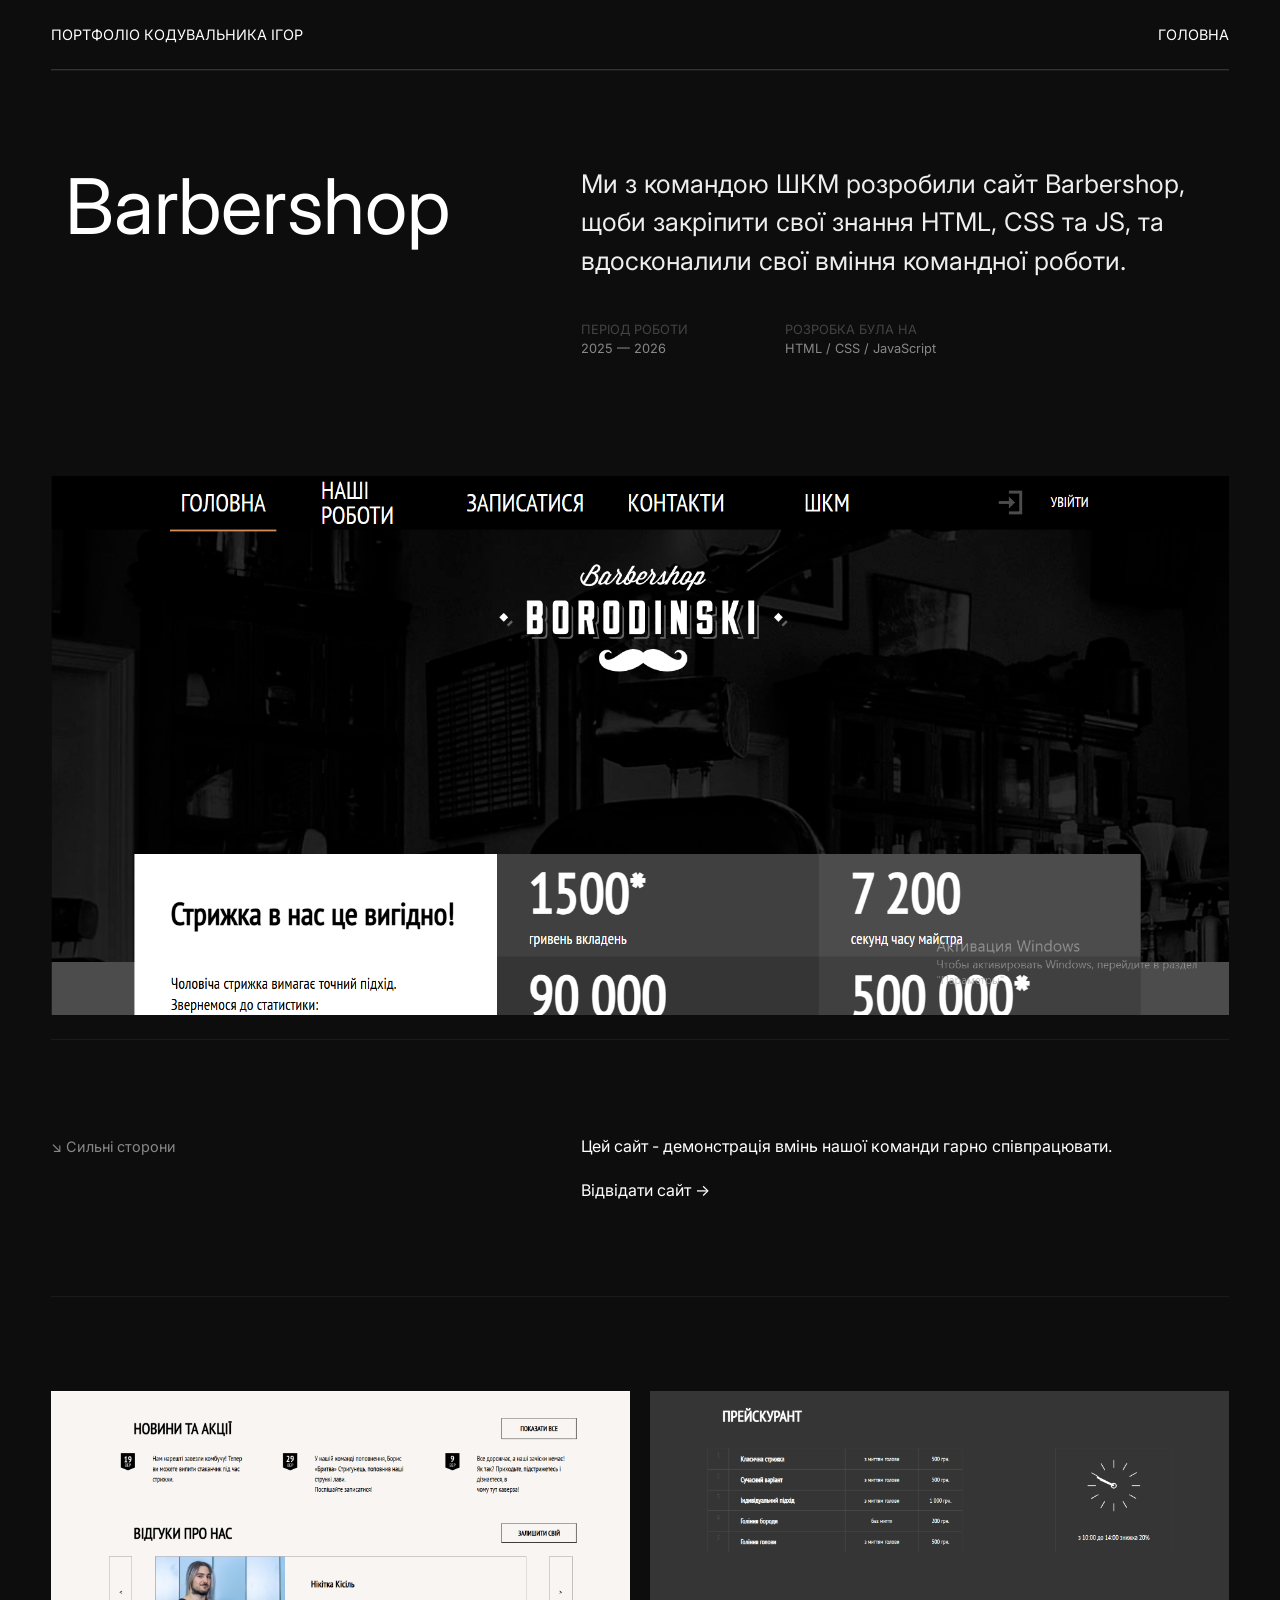
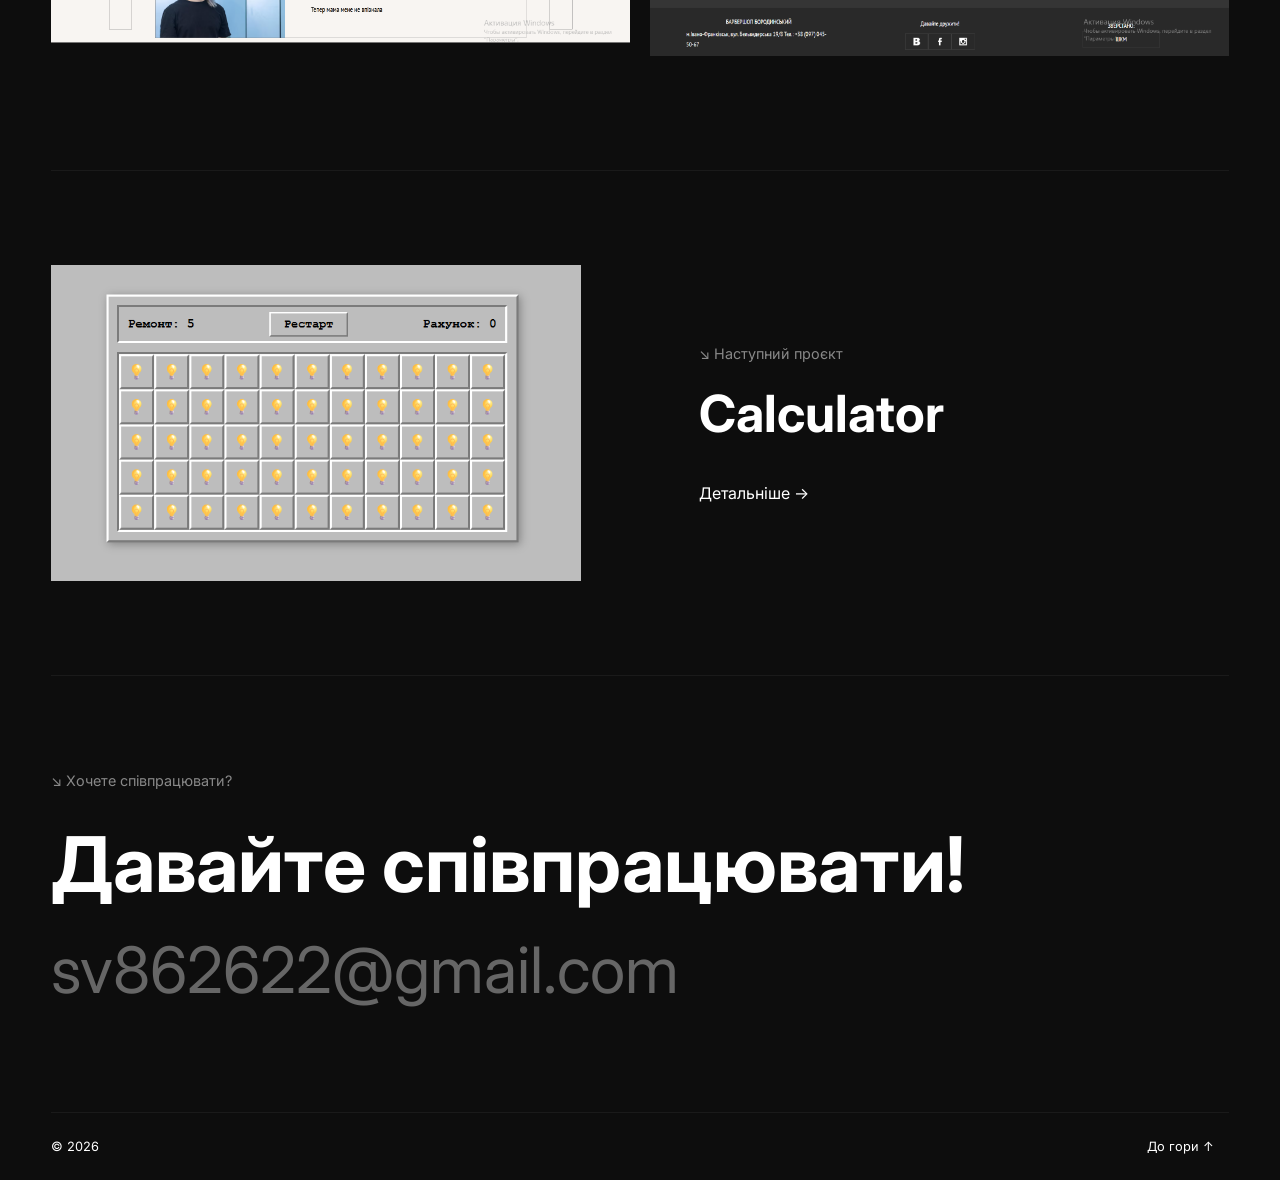
<file: barbershop.html>
<!DOCTYPE html>
<html lang="uk">
<head>
    <meta charset="UTF-8">
    <meta name="viewport" content="width=device-width, initial-scale=1.0">
    <title>Way to school | Case Study</title>
    <link rel="stylesheet" href="css/project.css">
    <link href="https://fonts.googleapis.com/css2?family=Inter:wght@400;700;900&display=swap" rel="stylesheet">
</head>
<body>

<div class="container">
    <header class="main-header">
        <span class="logo">Портфоліо кодувальника ігор</span>
        <a href="index.html" class="menu">Головна</a>
    </header>
    <section class="intro-section">
        <div class="col-left">
            <h1>Barbershop</h1>
        </div>
        <div class="col-right">
            <p class="hero-text">
                Ми з командою ШКМ розробили сайт Barbershop, щоби закріпити свої знання HTML, CSS та JS, та вдосконалили свої вміння командної роботи.
            </p>
            <div class="project-meta">
                <div class="meta-item"><span>ПЕРІОД РОБОТИ</span><br>2025 — 2026</div>
                <div class="meta-item"><span>РОЗРОБКА БУЛА НА</span><br>HTML / CSS / JavaScript</div>
            </div>
        </div>
    </section>

    <section class="image-full">
        <img src="img/barbershop.png" alt="Game to grow main screen">
    </section>

    <section class="details-section">
        <div class="col-left">
            <span class="tag">&#8600; Сильні сторони</span>
        </div>
        <div class="col-right">
            <p>Цей сайт - демонстрація вмінь нашої команди гарно співпрацювати.</p>
            <a href="https://viacheslav001.github.io/Barbershop/" class="btn-link">Відвідати сайт &#8594;</a>
        </div>
    </section>

    <section class="gallery-section">
        <div class="gallery-grid">
            <img src="img/b_screen1.png" alt="Game screen 1">
            <img src="img/b_screen2.png" alt="Game screen 2">
        </div>
    </section>

    <section class="next-project">
        <div class="next-thumb">
            <img src="img/project_photo4.png" alt="Calculator">
        </div>
        <div class="next-content">
            <span class="tag">&#8600; Наступний проєкт</span>
            <h2>Calculator</h2>
            <a href="calculator.html" class="btn-link">Детальніше &#8594;</a>
        </div>
    </section>

    <section class="contact-footer">
        <span class="tag">&#8600; Хочете співпрацювати?</span>
        <h2>Давайте співпрацювати!</h2>
        <a href="https://mail.google.com/" class="big-email">sv862622@gmail.com</a>
    </section>

    <footer class="bottom-footer">
        <span>© 2026</span>
        <a href="#" class="scroll-top">До гори ↑</a>
    </footer>
</div>

</body>
</html>
</file>
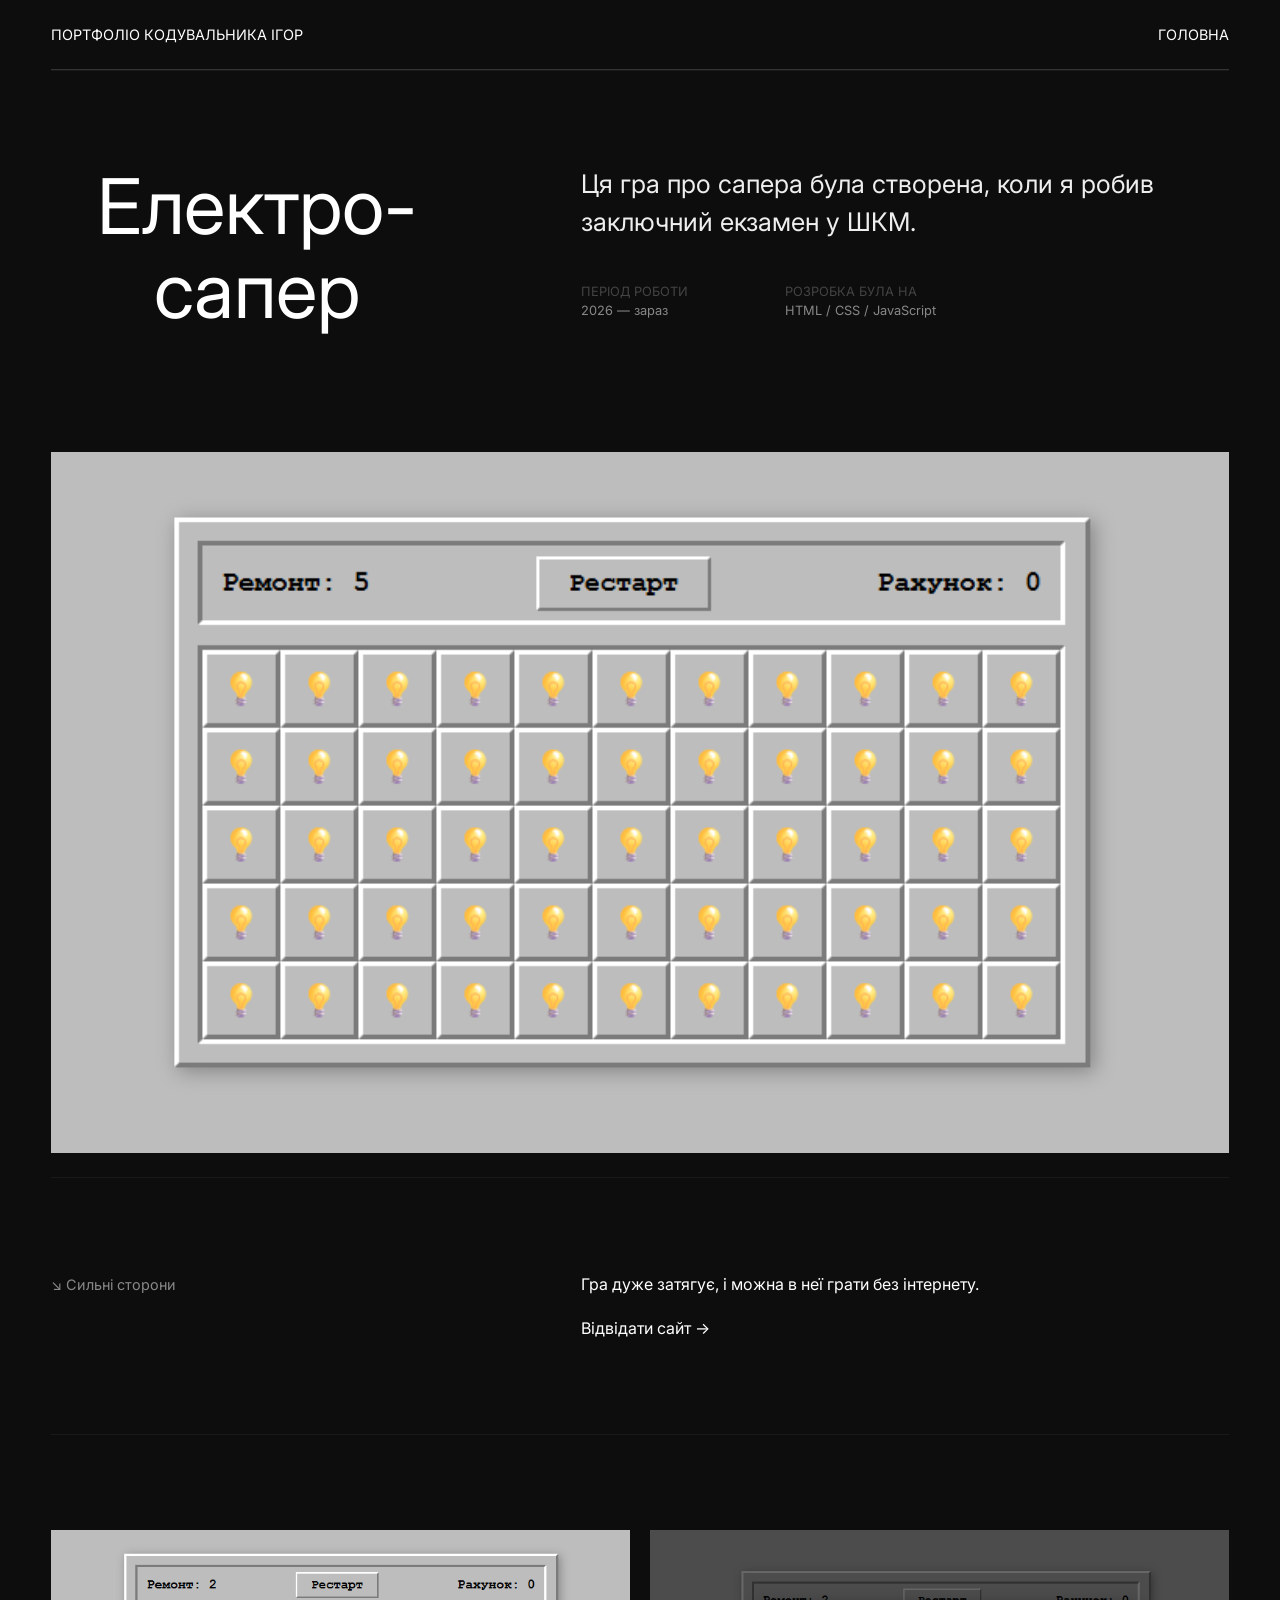
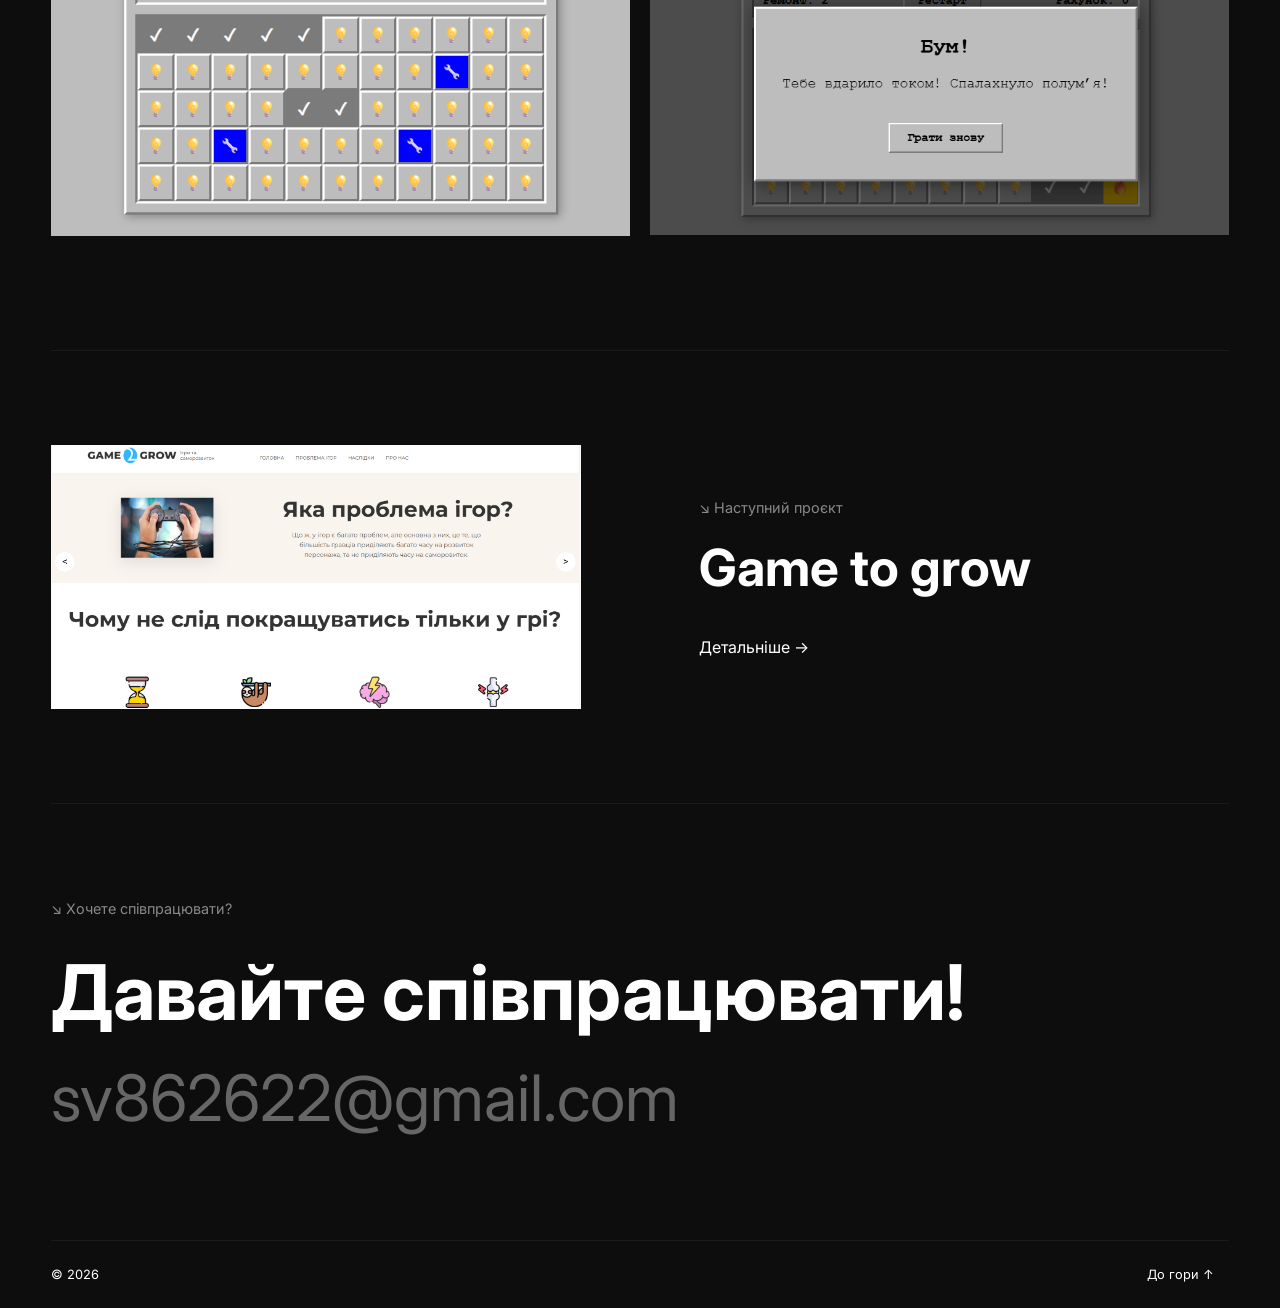
<file: calculator.html>
<!DOCTYPE html>
<html lang="uk">
<head>
    <meta charset="UTF-8">
    <meta name="viewport" content="width=device-width, initial-scale=1.0">
    <title>Way to school | Case Study</title>
    <link rel="stylesheet" href="css/project.css">
    <link href="https://fonts.googleapis.com/css2?family=Inter:wght@400;700;900&display=swap" rel="stylesheet">
</head>
<body>

<div class="container">
    <header class="main-header">
        <span class="logo">Портфоліо кодувальника ігор</span>
        <a href="index.html" class="menu">Головна</a>
    </header>
    <section class="intro-section">
        <div class="col-left">
            <h1>Електро-сапер</h1>
        </div>
        <div class="col-right">
            <p class="hero-text">
                Ця гра про сапера була створена, коли я робив заключний екзамен у ШКМ.
            </p>
            <div class="project-meta">
                <div class="meta-item"><span>ПЕРІОД РОБОТИ</span><br>2026 — зараз</div>
                <div class="meta-item"><span>РОЗРОБКА БУЛА НА</span><br>HTML / CSS / JavaScript</div>
            </div>
        </div>
    </section>

    <section class="image-full">
        <img src="img/project_photo4.png" alt="Game to grow main screen">
    </section>

    <section class="details-section">
        <div class="col-left">
            <span class="tag">&#8600; Сильні сторони</span>
        </div>
        <div class="col-right">
            <p>Гра дуже затягує, і можна в неї грати без інтернету.</p>
            <a href="https://viacheslav001.github.io/Electro_sapper/" class="btn-link">Відвідати сайт &#8594;</a>
        </div>
    </section>

    <section class="gallery-section">
        <div class="gallery-grid">
            <img src="img/c_screen1.png" alt="Game screen 1">
            <img src="img/c_screen2.png" alt="Game screen 2">
        </div>
    </section>

    <section class="next-project">
        <div class="next-thumb">
            <img src="img/game2grow.png" alt="Calculator">
        </div>
        <div class="next-content">
            <span class="tag">&#8600; Наступний проєкт</span>
            <h2>Game to grow</h2>
            <a href="game2grow.html" class="btn-link">Детальніше &#8594;</a>
        </div>
    </section>

    <section class="contact-footer">
        <span class="tag">&#8600; Хочете співпрацювати?</span>
        <h2>Давайте співпрацювати!</h2>
        <a href="mhttps://mail.google.com/" class="big-email">sv862622@gmail.com</a>
    </section>

    <footer class="bottom-footer">
        <span>© 2026</span>
        <a href="#" class="scroll-top">До гори ↑</a>
    </footer>
</div>

</body>
</html>
</file>
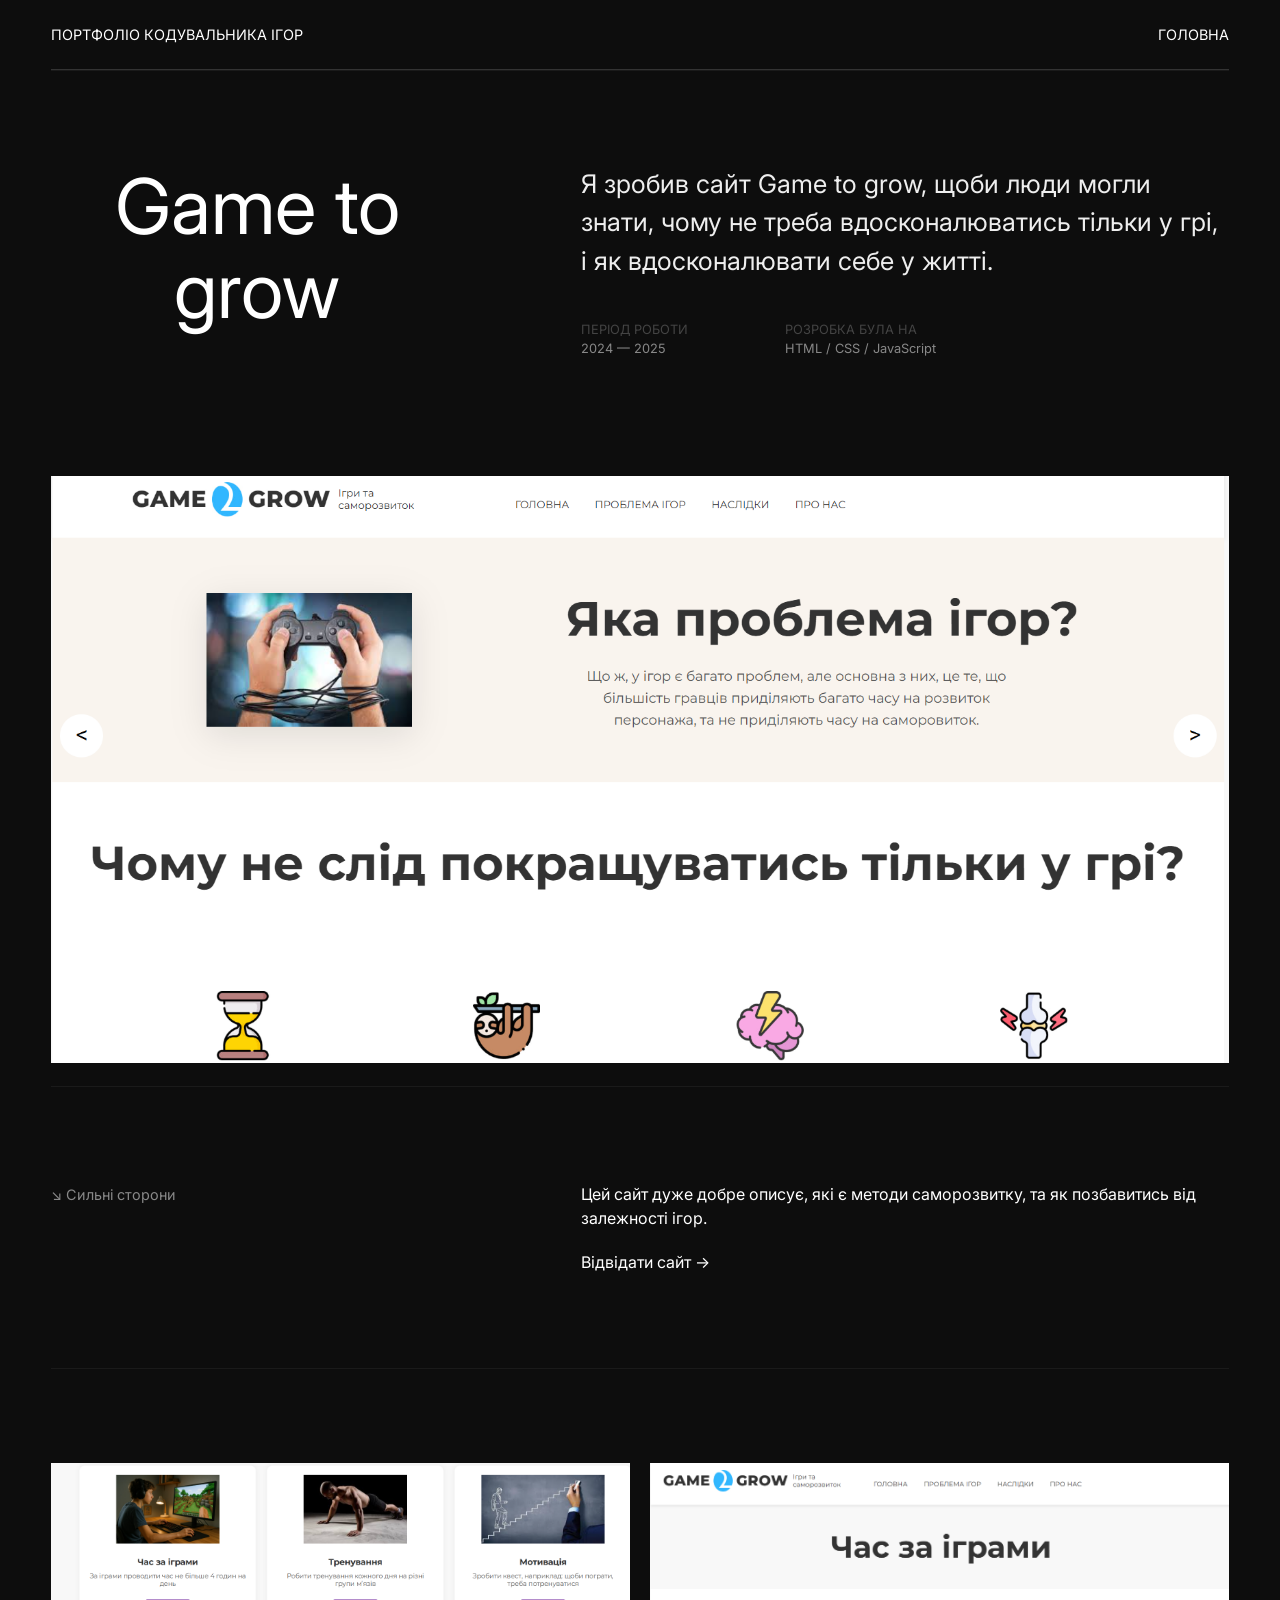
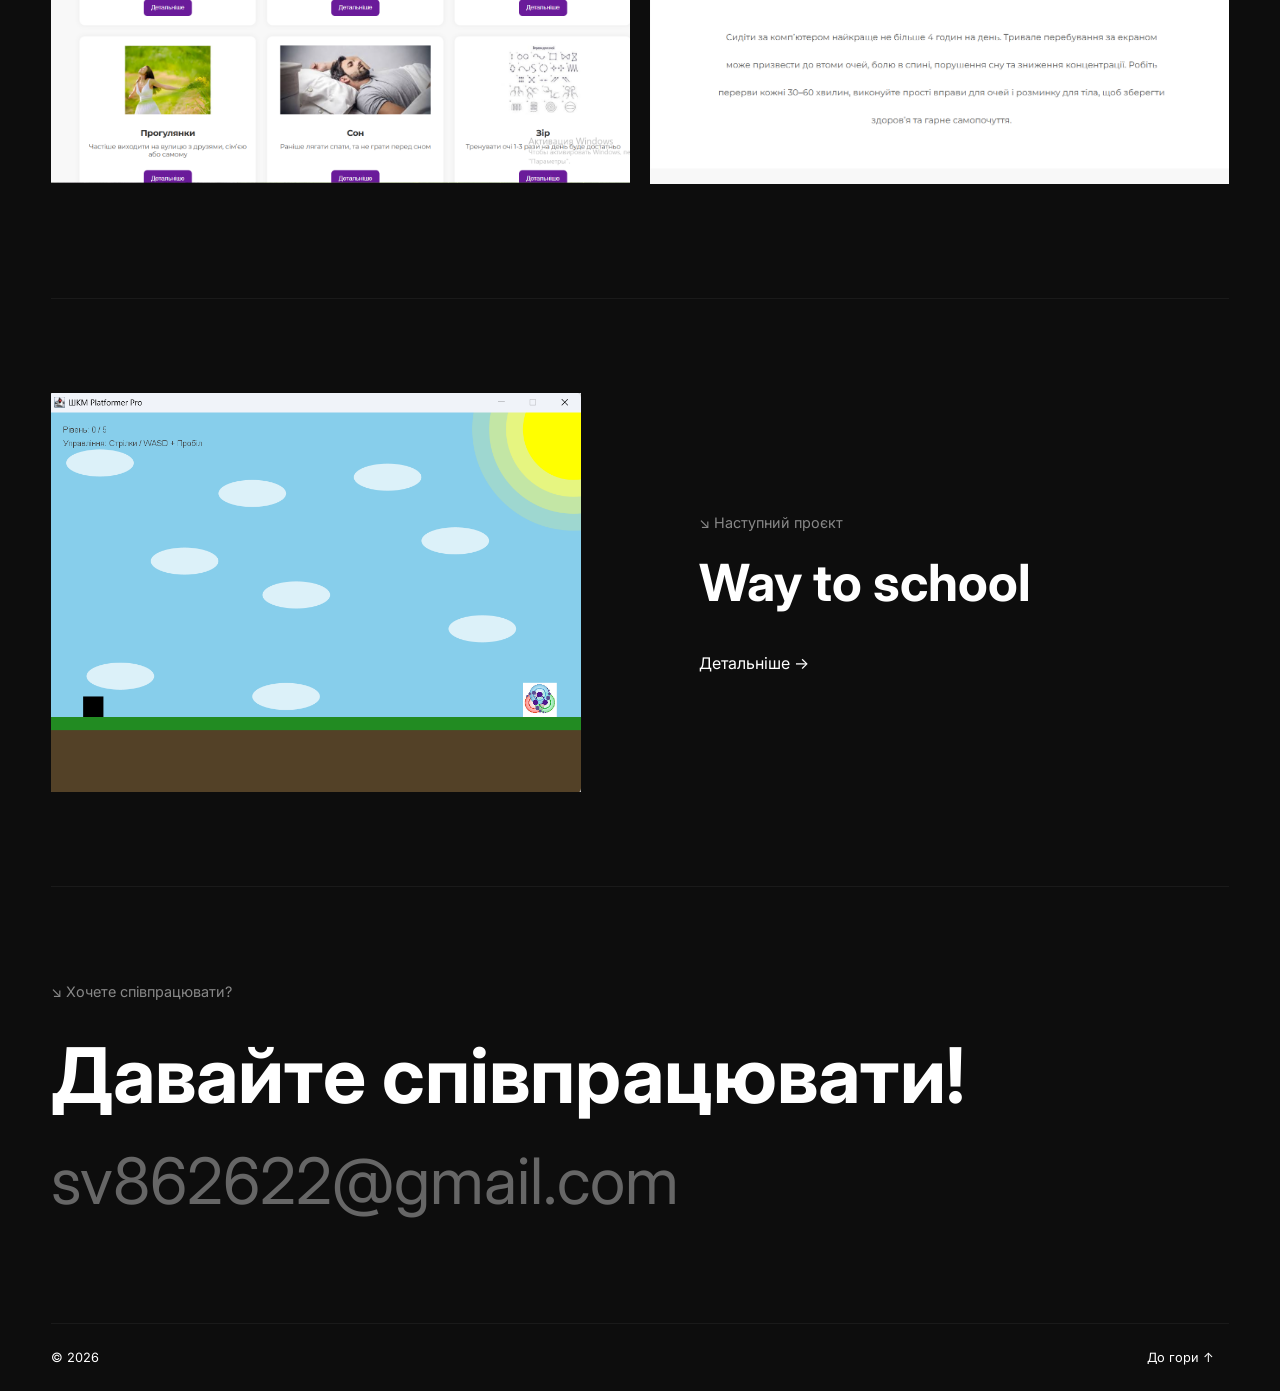
<file: game2grow.html>
<!DOCTYPE html>
<html lang="uk">
<head>
    <meta charset="UTF-8">
    <meta name="viewport" content="width=device-width, initial-scale=1.0">
    <title>Game to grow | Case Study</title>
    <link rel="stylesheet" href="css/project.css">
    <link href="https://fonts.googleapis.com/css2?family=Inter:wght@400;700;900&display=swap" rel="stylesheet">
</head>
<body>

<div class="container">
    <header class="main-header">
        <span class="logo">Портфоліо кодувальника ігор</span>
        <a href="index.html" class="menu">Головна</a>
    </header>
    <section class="intro-section">
        <div class="col-left">
            <h1>Game to grow</h1>
        </div>
        <div class="col-right">
            <p class="hero-text">
                Я зробив сайт Game to grow, щоби люди могли знати, чому не треба вдосконалюватись тільки у грі, і як вдосконалювати себе у житті.
            </p>
            <div class="project-meta">
                <div class="meta-item"><span>ПЕРІОД РОБОТИ</span><br>2024 — 2025</div>
                <div class="meta-item"><span>РОЗРОБКА БУЛА НА</span><br>HTML / CSS / JavaScript</div>
            </div>
        </div>
    </section>

    <section class="image-full">
        <img src="img/game2grow.png" alt="Game to grow main screen">
    </section>

    <section class="details-section">
        <div class="col-left">
            <span class="tag">&#8600; Сильні сторони</span>
        </div>
        <div class="col-right">
            <p>Цей сайт дуже добре описує, які є методи саморозвитку, та як позбавитись від залежності ігор.</p>
            <a href="https://viacheslav001.github.io/game_to_grow/" class="btn-link">Відвідати сайт &#8594;</a>
        </div>
    </section>

    <section class="gallery-section">
        <div class="gallery-grid">
            <img src="img/g2g_screen1.png" alt="Game screen 1">
            <img src="img/g2g_screen2.png" alt="Game screen 2">
        </div>
    </section>

    <section class="next-project">
        <div class="next-thumb">
            <img src="img/project_photo2.png" alt="Way to school">
        </div>
        <div class="next-content">
            <span class="tag">&#8600; Наступний проєкт</span>
            <h2>Way to school</h2>
            <a href="Way_to_school.html" class="btn-link">Детальніше &#8594;</a>
        </div>
    </section>

    <section class="contact-footer">
        <span class="tag">&#8600; Хочете співпрацювати?</span>
        <h2>Давайте співпрацювати!</h2>
        <a href="https://mail.google.com/" class="big-email">sv862622@gmail.com</a>
    </section>

    <footer class="bottom-footer">
        <span>© 2026</span>
        <a href="#" class="scroll-top">До гори ↑</a>
    </footer>
</div>

</body>
</html>
</file>
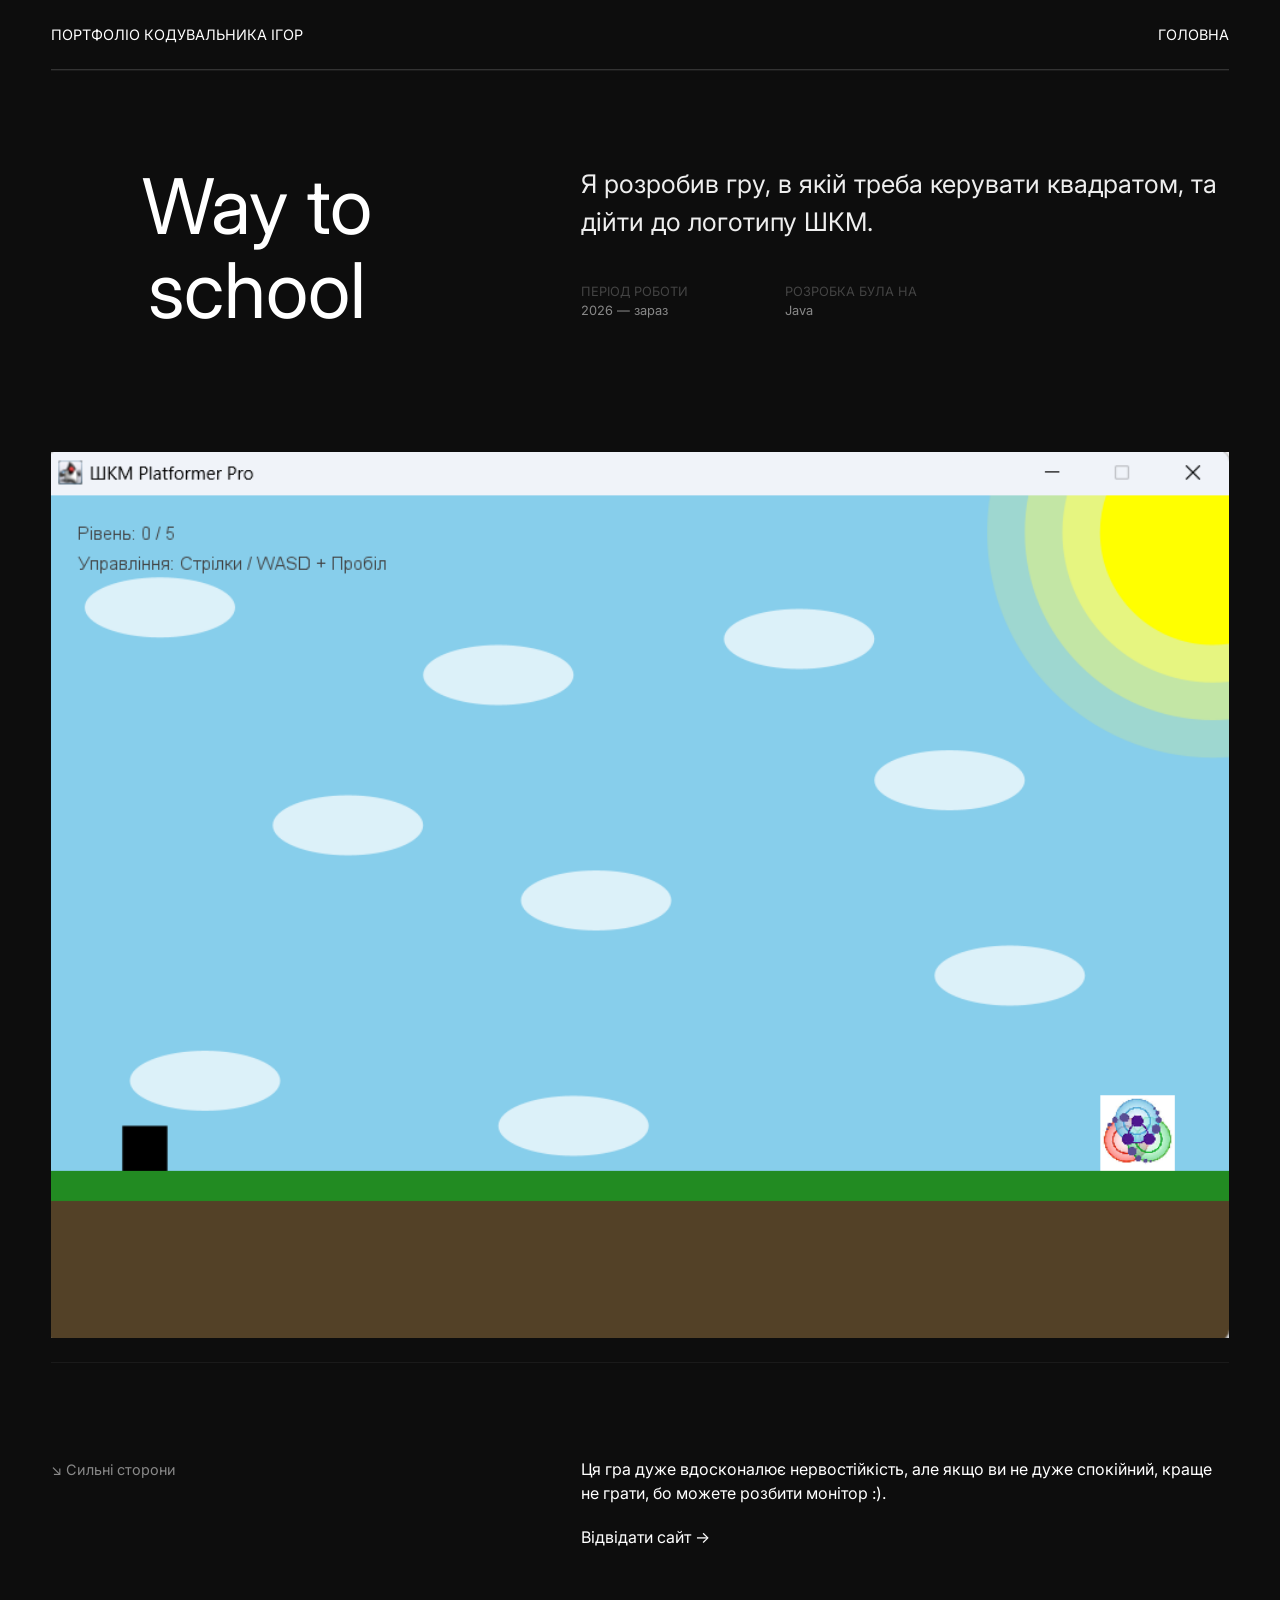
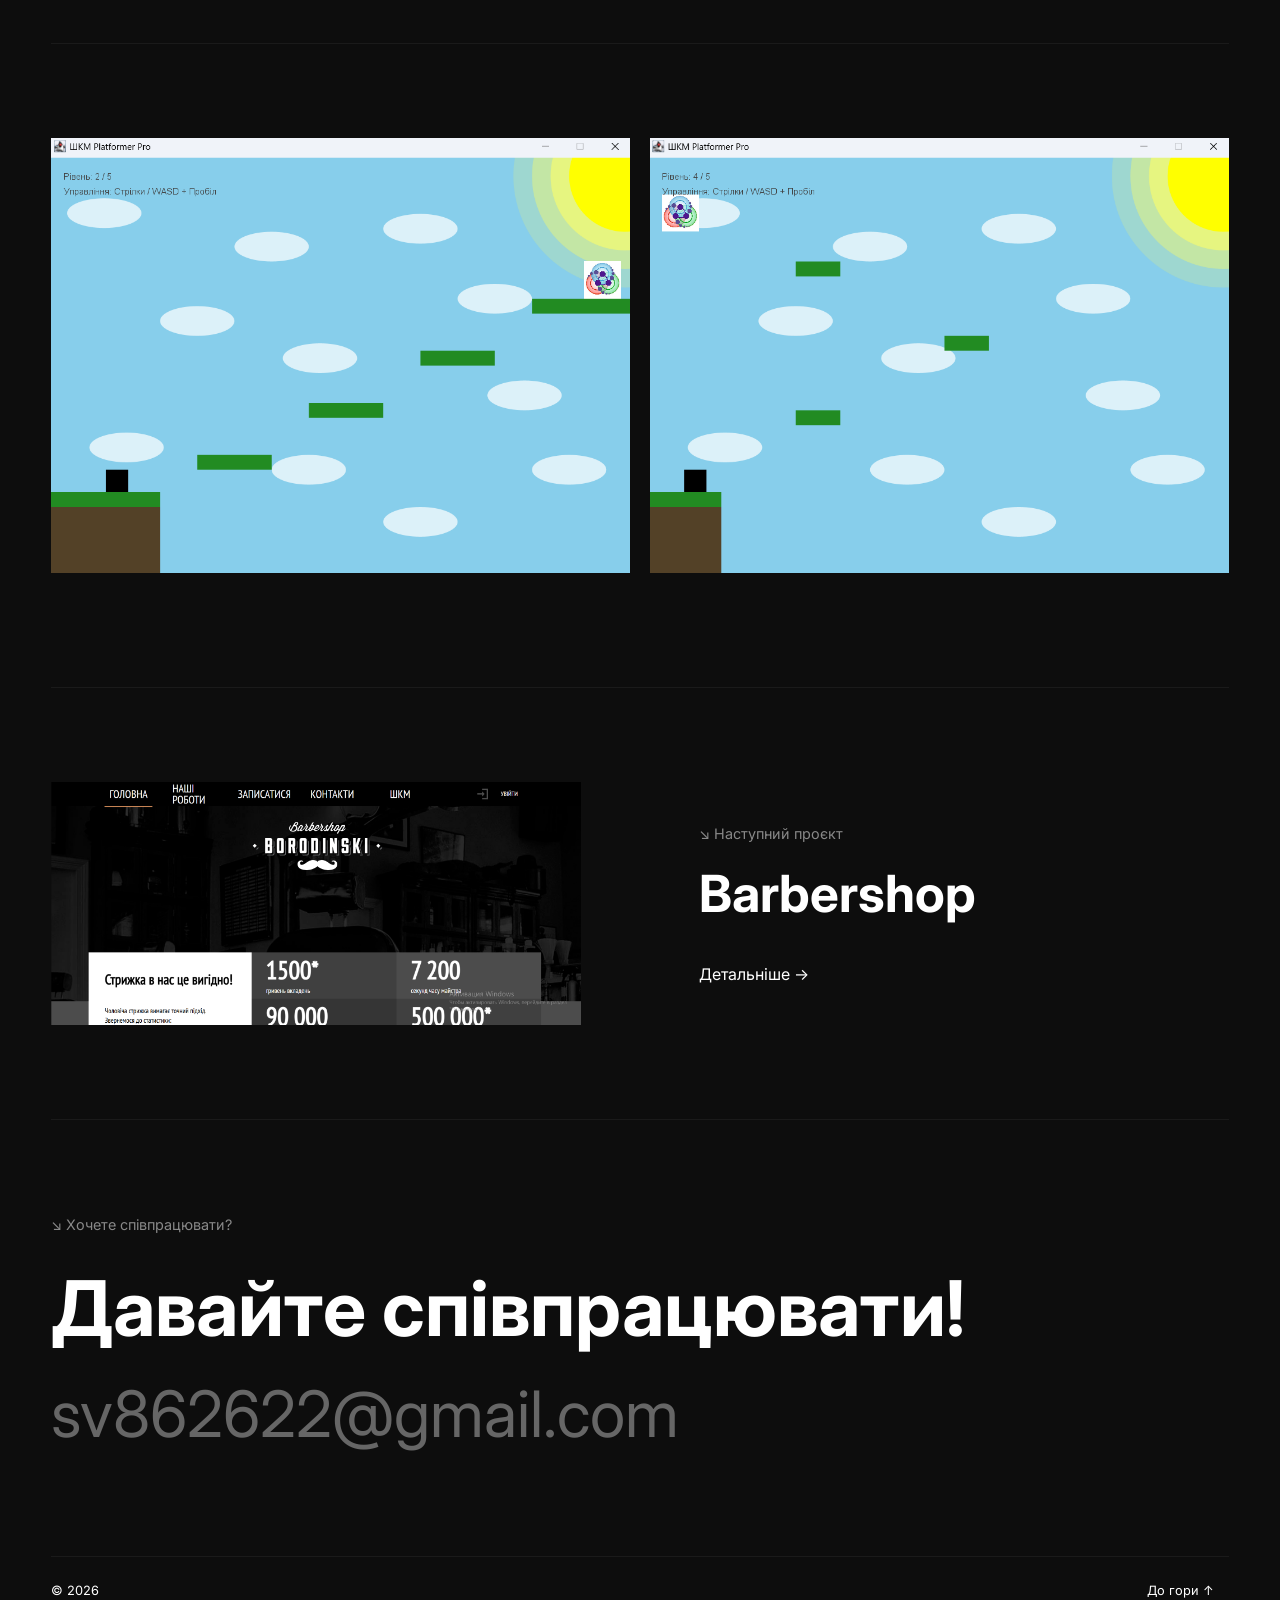
<file: Way_to_school.html>
<!DOCTYPE html>
<html lang="uk">
<head>
    <meta charset="UTF-8">
    <meta name="viewport" content="width=device-width, initial-scale=1.0">
    <title>Way to school | Case Study</title>
    <link rel="stylesheet" href="css/project.css">
    <link href="https://fonts.googleapis.com/css2?family=Inter:wght@400;700;900&display=swap" rel="stylesheet">
</head>
<body>

<div class="container">
    <header class="main-header">
        <span class="logo">Портфоліо кодувальника ігор</span>
        <a href="index.html" class="menu">Головна</a>
    </header>
    <section class="intro-section">
        <div class="col-left">
            <h1>Way to school</h1>
        </div>
        <div class="col-right">
            <p class="hero-text">
                Я розробив гру, в якій треба керувати квадратом, та дійти до логотипу ШКМ.
            </p>
            <div class="project-meta">
                <div class="meta-item"><span>ПЕРІОД РОБОТИ</span><br>2026 — зараз</div>
                <div class="meta-item"><span>РОЗРОБКА БУЛА НА</span><br>Java</div>
            </div>
        </div>
    </section>

    <section class="image-full">
        <img src="img/project_photo2.png" alt="Game to grow main screen">
    </section>

    <section class="details-section">
        <div class="col-left">
            <span class="tag">&#8600; Сильні сторони</span>
        </div>
        <div class="col-right">
            <p>Ця гра дуже вдосконалює нервостійкість, але якщо ви не дуже спокійний, краще не грати, бо можете розбити монітор :).</p>
            <a href="https://github.com/Viacheslav001/Way_to_school" class="btn-link">Відвідати сайт &#8594;</a>
        </div>
    </section>

    <section class="gallery-section">
        <div class="gallery-grid">
            <img src="img/Wts_screen1.png" alt="Game screen 1">
            <img src="img/Wts_screen2.png" alt="Game screen 2">
        </div>
    </section>

    <section class="next-project">
        <div class="next-thumb">
            <img src="img/barbershop.png" alt="Way to school">
        </div>
        <div class="next-content">
            <span class="tag">&#8600; Наступний проєкт</span>
            <h2>Barbershop</h2>
            <a href="barbershop.html" class="btn-link">Детальніше &#8594;</a>
        </div>
    </section>

    <section class="contact-footer">
        <span class="tag">&#8600; Хочете співпрацювати?</span>
        <h2>Давайте співпрацювати!</h2>
        <a href="https://mail.google.com/" class="big-email">sv862622@gmail.com</a>
    </section>

    <footer class="bottom-footer">
        <span>© 2026</span>
        <a href="#" class="scroll-top">До гори ↑</a>
    </footer>
</div>

</body>
</html>
</file>
<file: css/project.css>
* {
    margin: 0;
    padding: 0;
    box-sizing: border-box;
}
body {
    background-color: #0d0d0d;
    color: #fff;
    font-family: 'Inter',sans-serif;
    line-height: 1.5;
}

.container {
    width: 92%;
    max-width: 1400px;
    margin: 0 auto;
}

/* Розділювачі як на макеті */
section { 
    padding: 8% 0; 
    border-top: 1px solid #1a1a1a; 
    display: flex; 
    justify-content: space-between; 
}

/* Колонки 35% / 55% */
.col-left {
    width: 35%;
}
.col-right {
    width: 55%;
}

h1 {
    font-size: 6vw;
    font-weight: 400;
    line-height: 1.1;
    text-align: center;
}
a{
    color: #fff;
    text-decoration: none;
}
.hero-text {
    font-size: 1.6rem;
    margin-bottom: 40px;
    color: #eee;
}

.project-meta {
    display: flex;
    gap: 15%;
    color: #888;
    font-size: 0.8rem;
}
.project-meta span {
    color: #444;
    text-transform: uppercase;
}

/* Медіа блоки */
.image-full {
    display: block;
    border: none;
    padding: 2% 0;
}
.no-border {
    border: none;
    padding: 0;
}
img {
    width: 100%;
    height: auto;
    display: block;
}

.gallery-grid { 
    display: grid; 
    grid-template-columns: 1fr 1fr; 
    gap: 20px; 
    padding-bottom: 20px; 
}

.tag {
    color: #888;
    font-size: 0.9rem;
}
.scroll-top{
    color: #fff;
    margin-right: 15px;
    text-decoration: none;
}

.btn-link {
    color: #fff;
    text-decoration: none;
    display: inline-block;
    margin-top: 20px;
}
.btn-link:hover {
    color: lightgray;
    text-decoration: none;
    display: inline-block;
    margin-top: 20px;
}
.galelry_section{
    display: flex;
    flex-wrap: wrap;
}
/* Наступний проєкт */
.next-project {
    align-items: center;
    gap: 5%;
}
.next-thumb {
    width: 45%;
}
.next-content {
    width: 45%;
}
.next-content h2 {
    font-size: 4vw;
    margin: 10px 0;
}

/* Контакти */
.contact-footer {
    flex-direction: column;
    border-bottom: 1px solid #1a1a1a;
}
.contact-footer h2 {
    font-size: 6vw;
    margin-top: 15px;
}
.big-email {
    font-size: 5vw;
    color: #666;
    transition: 0.3s;
    text-decoration: none;
}
.big-email:hover{
    transition: 0.3s;
    color: #fff;
}

/* Футер */
.bottom-footer {
    display: flex;
    justify-content: space-between;
    padding: 2% 0;
    border: none;
    font-size: 0.8rem;
    color: #fff;
}


/* --- МОБІЛЬНА ВЕРСІЯ (Планшети та телефони) --- */
@media (max-width: 1024px) {
    .hero-text {
        font-size: 1.3rem;
    }
}

@media (max-width: 768px) {
    section {
        flex-direction: column;
        padding: 40px 0;
    }
    .col-left, .col-right, .next-thumb, .next-content {
        width: 100%;
    }
    .col-left {
        margin-bottom: 20px;
    }
    h1 {
        font-size: 12vw;
    }
    .gallery-grid {
        grid-template-columns: 1fr;
    }
    .big-email {
        font-size: 8vw;
    }
    .next-project {
        gap: 20px;
    }
}
.main-header {
    display: flex;
    justify-content: space-between;
    padding: 2% 0;
    font-size: 0.9rem;
    text-transform: uppercase;
    border-bottom: 1px solid #333;
}
html {
    scroll-behavior: smooth;
}
.menu{
    text-decoration: none;
    color: #fff;
}
</file>
